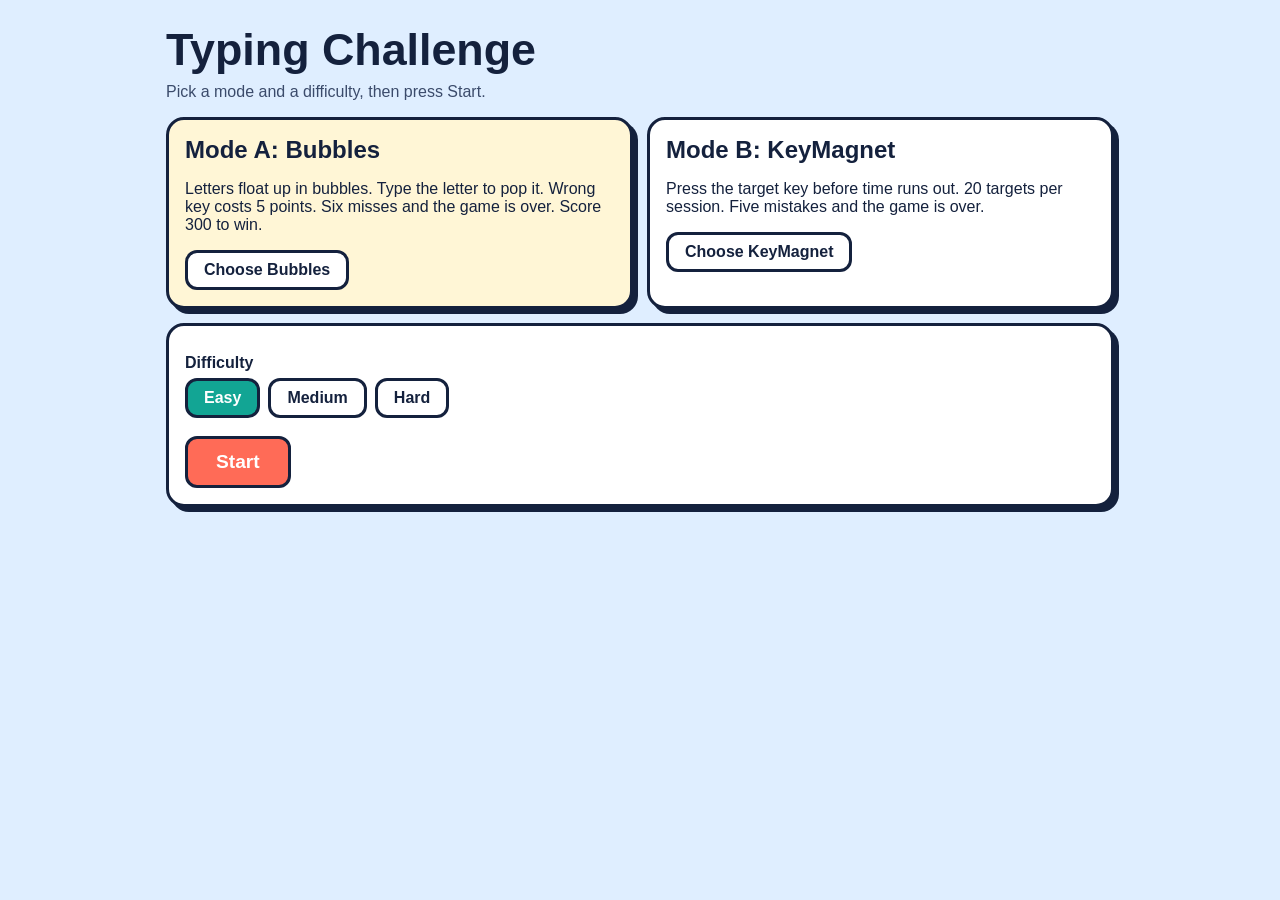
<file: lab mid/index.html>
<!DOCTYPE html>
<html lang="en">
<head>
<meta charset="UTF-8">
<meta name="viewport" content="width=device-width, initial-scale=1">
<title>Typing Challenge Game</title>
<link rel="stylesheet" href="style.css">
</head>
<body>
<main>
<!-- HOME -->
<section id="home">
  <h1>Typing Challenge</h1>
  <p class="sub">Pick a mode and a difficulty, then press Start.</p>
  <div class="modes">
    <div class="card sel" id="cardA" data-mode="A">
      <h2>Mode A: Bubbles</h2>
      <p>Letters float up in bubbles. Type the letter to pop it. Wrong key costs 5 points. Six misses and the game is over. Score 300 to win.</p>
      <button class="btn" data-pick="A">Choose Bubbles</button>
    </div>
    <div class="card" id="cardB" data-mode="B">
      <h2>Mode B: KeyMagnet</h2>
      <p>Press the target key before time runs out. 20 targets per session. Five mistakes and the game is over.</p>
      <button class="btn" data-pick="B">Choose KeyMagnet</button>
    </div>
  </div>
  <div class="card" style="margin-top:14px">
    <label>Difficulty</label>
    <div class="opts" id="diffOpts">
      <button data-d="Easy" class="on">Easy</button><button data-d="Medium">Medium</button><button data-d="Hard">Hard</button>
    </div>
    <div id="keysetBox" class="hidden">
      <label>Key set (KeyMagnet)</label>
      <div class="opts" id="setOpts">
        <button data-s="home" class="on">Home row (A S D F J K L)</button><button data-s="top">Top row</button><button data-s="bottom">Bottom row</button><button data-s="all">All letters</button>
      </div>
    </div>
    <button class="btn go" id="startBtn">Start</button>
  </div>
</section>

<!-- GAME -->
<section id="game" class="hidden">
  <div class="hud" id="hud"></div>
  <div class="ctrl">
    <button class="btn" id="pauseBtn">Pause</button>
    <button class="btn" id="restartBtn">Restart</button>
    <button class="btn" id="resetBtn">Reset</button>
  </div>
  <div id="arena"></div>
  <div id="bTarget">
    <div id="kbtarget">?</div>
    <div class="bar"><i id="timeBar"></i></div>
  </div>
  <div id="msg"></div>
  <div id="kb" aria-label="On-screen keyboard"></div>
</section>

<!-- RESULTS -->
<section id="results" class="hidden">
  <h1 id="rTitle"></h1>
  <table id="rTable"></table>
  <div class="ctrl">
    <button class="btn go" id="againBtn">Play again</button>
    <button class="btn" id="homeBtn">Home screen</button>
  </div>
</section>
</main>

<script src="script.js"></script>
</body>
</html>
</file>
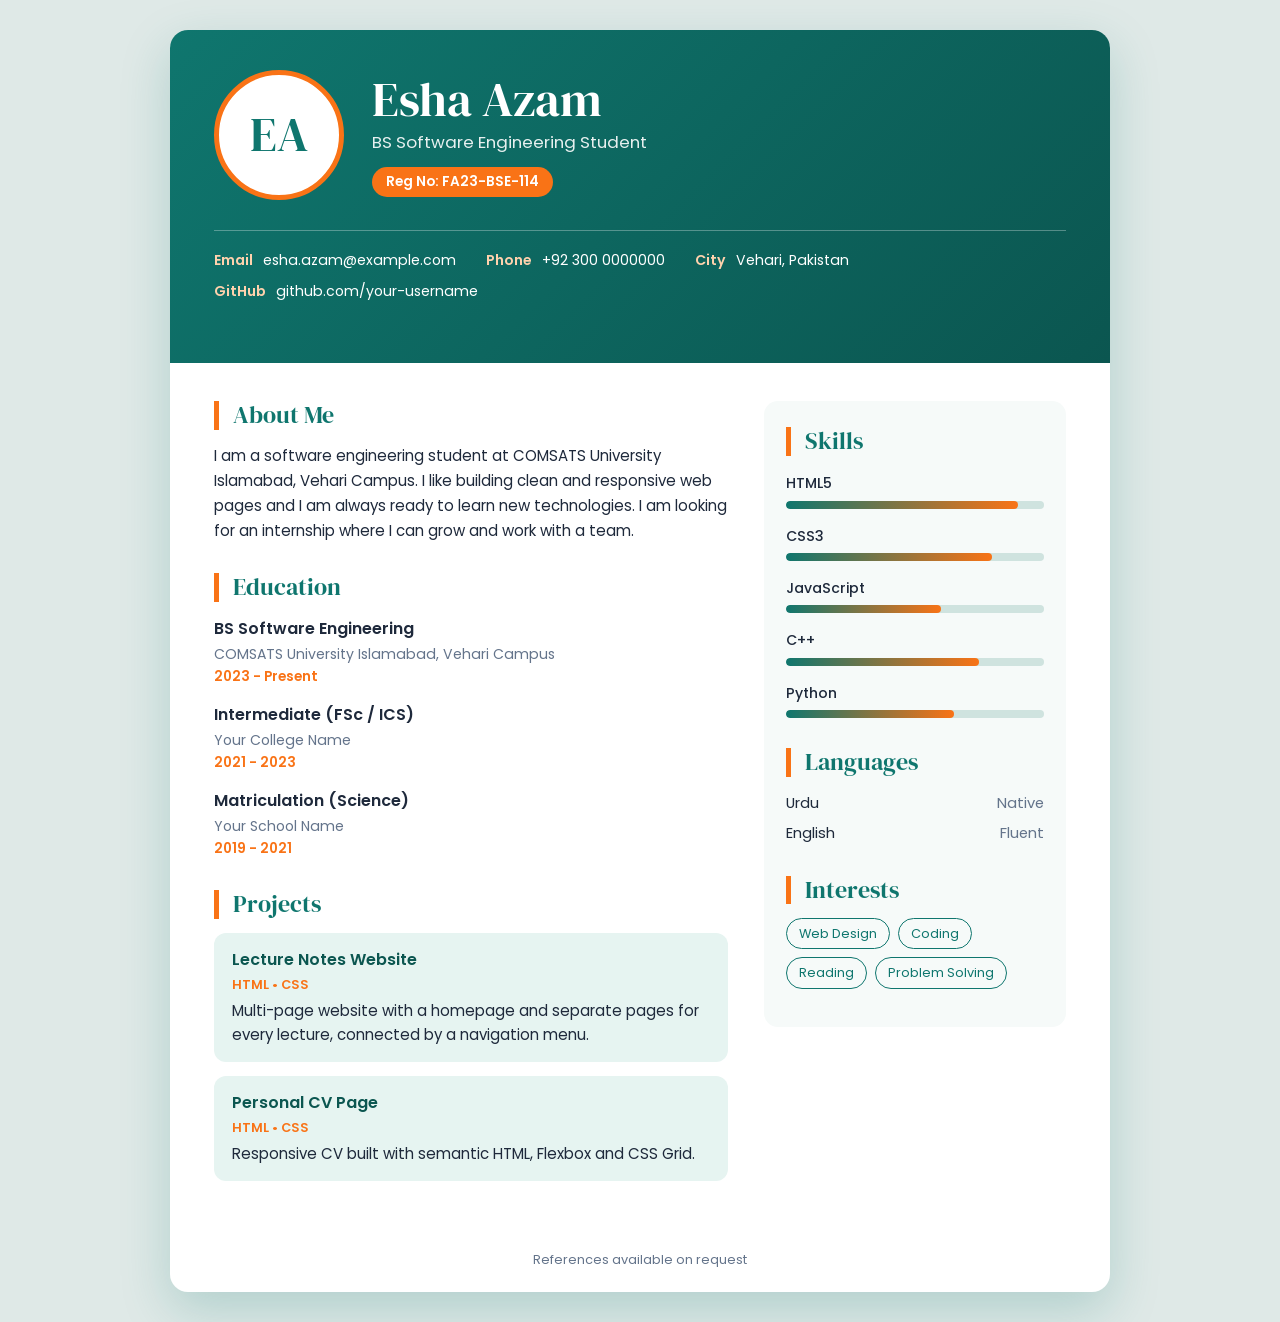
<file: web assignment esha/index.html>
<!DOCTYPE html>
<html lang="en">
<head>
  <meta charset="UTF-8">
  <meta name="viewport" content="width=device-width, initial-scale=1">
  <title>Esha Azam | CV</title>
  <link rel="preconnect" href="https://fonts.googleapis.com">
  <link rel="preconnect" href="https://fonts.gstatic.com" crossorigin>
  <link href="https://fonts.googleapis.com/css2?family=Poppins:wght@400;500;600;700&family=DM+Serif+Display&display=swap" rel="stylesheet">
  <link rel="stylesheet" href="style.css">
</head>
<body>
  <div class="sheet">

    <!-- ===== BANNER ===== -->
    <header class="banner">
      <div class="photo">EA</div>
      <div class="intro">
        <h1>Esha Azam</h1>
        <p class="role">BS Software Engineering Student</p>
        <span class="badge">Reg No: FA23-BSE-114</span>
      </div>
      <ul class="contact">
        <li><b>Email</b> esha.azam@example.com</li>
        <li><b>Phone</b> +92 300 0000000</li>
        <li><b>City</b> Vehari, Pakistan</li>
        <li><b>GitHub</b> github.com/your-username</li>
      </ul>
    </header>

    <!-- ===== BODY ===== -->
    <div class="body">

      <!-- Left column -->
      <div class="col-left">

        <section>
          <h2>About Me</h2>
          <p>
            I am a software engineering student at COMSATS University Islamabad,
            Vehari Campus. I like building clean and responsive web pages and I am
            always ready to learn new technologies. I am looking for an internship
            where I can grow and work with a team.
          </p>
        </section>

        <section>
          <h2>Education</h2>
          <div class="edu">
            <h3>BS Software Engineering</h3>
            <p class="meta">COMSATS University Islamabad, Vehari Campus</p>
            <p class="year">2023 - Present</p>
          </div>
          <div class="edu">
            <h3>Intermediate (FSc / ICS)</h3>
            <p class="meta">Your College Name</p>
            <p class="year">2021 - 2023</p>
          </div>
          <div class="edu">
            <h3>Matriculation (Science)</h3>
            <p class="meta">Your School Name</p>
            <p class="year">2019 - 2021</p>
          </div>
        </section>

        <section>
          <h2>Projects</h2>
          <div class="project">
            <h3>Lecture Notes Website</h3>
            <p class="tech">HTML &bull; CSS</p>
            <p>Multi-page website with a homepage and separate pages for every lecture, connected by a navigation menu.</p>
          </div>
          <div class="project">
            <h3>Personal CV Page</h3>
            <p class="tech">HTML &bull; CSS</p>
            <p>Responsive CV built with semantic HTML, Flexbox and CSS Grid.</p>
          </div>
        </section>

      </div>

      <!-- Right column -->
      <aside class="col-right">

        <section>
          <h2>Skills</h2>
          <div class="skill">
            <span>HTML5</span>
            <div class="bar"><div style="width: 90%"></div></div>
          </div>
          <div class="skill">
            <span>CSS3</span>
            <div class="bar"><div style="width: 80%"></div></div>
          </div>
          <div class="skill">
            <span>JavaScript</span>
            <div class="bar"><div style="width: 60%"></div></div>
          </div>
          <div class="skill">
            <span>C++</span>
            <div class="bar"><div style="width: 75%"></div></div>
          </div>
          <div class="skill">
            <span>Python</span>
            <div class="bar"><div style="width: 65%"></div></div>
          </div>
        </section>

        <section>
          <h2>Languages</h2>
          <ul class="plain">
            <li>Urdu <span>Native</span></li>
            <li>English <span>Fluent</span></li>
          </ul>
        </section>

        <section>
          <h2>Interests</h2>
          <div class="tags">
            <span>Web Design</span>
            <span>Coding</span>
            <span>Reading</span>
            <span>Problem Solving</span>
          </div>
        </section>

      </aside>
    </div>

    <footer class="foot">References available on request</footer>
  </div>
</body>
</html>
</file>
<file: lab mid/style.css>
:root{--bg:#dfeeff;--ink:#14213d;--card:#ffffff;--teal:#12a594;--coral:#ff6b57;--sun:#ffc93c;--line:#b9d3f2}
*{box-sizing:border-box}
body{margin:0;min-height:100vh;background:var(--bg);color:var(--ink);font-family:"Trebuchet MS",Verdana,sans-serif}
main{max-width:980px;margin:0 auto;padding:16px}
h1{font-size:clamp(1.8rem,5vw,2.8rem);margin:8px 0}
.hidden{display:none!important}
.sub{margin:0 0 16px;color:#3b4b6b}
.modes{display:grid;grid-template-columns:repeat(auto-fit,minmax(260px,1fr));gap:14px}
.card{background:var(--card);border:3px solid var(--ink);border-radius:18px;padding:16px;box-shadow:5px 5px 0 var(--ink)}
.card h2{margin:0 0 6px}
.card.sel{background:#fff6d6}
label{font-weight:bold;display:block;margin:12px 0 6px}
.opts{display:flex;flex-wrap:wrap;gap:8px}
.opts button,.btn{font:inherit;font-weight:bold;border:3px solid var(--ink);background:#fff;color:var(--ink);border-radius:12px;padding:8px 16px;cursor:pointer}
.opts button.on{background:var(--teal);color:#fff}
.btn.go{background:var(--coral);color:#fff;font-size:1.2rem;padding:12px 28px;margin-top:18px}
.btn:focus-visible,.opts button:focus-visible{outline:4px solid var(--sun);outline-offset:2px}
.hud{display:flex;flex-wrap:wrap;gap:8px;margin:8px 0}
.hud div{flex:1 1 90px;background:#fff;border:3px solid var(--ink);border-radius:12px;padding:6px 10px;text-align:center}
.hud b{display:block;font-size:1.3rem}
.ctrl{display:flex;flex-wrap:wrap;gap:8px;margin:8px 0}
#arena{position:relative;height:min(52vh,420px);background:linear-gradient(#bfe0ff,#eaf5ff);border:3px solid var(--ink);border-radius:18px;overflow:hidden}
#arena.bad,#kbtarget.bad{animation:shake .25s}
#arena.good{box-shadow:inset 0 0 0 6px var(--teal)}
#arena.bad{box-shadow:inset 0 0 0 6px var(--coral)}
@keyframes shake{25%{transform:translateX(-6px)}75%{transform:translateX(6px)}}
.bubble{position:absolute;left:0;top:0;width:54px;height:54px;border-radius:50%;display:grid;place-items:center;font-weight:bold;font-size:1.5rem;color:#fff;border:3px solid var(--ink);will-change:transform}
.bubble.pop{opacity:0;transition:opacity .15s}
#bTarget{display:none;text-align:center}
#kbtarget{font-size:clamp(4rem,18vw,7rem);font-weight:bold;width:min(60vw,200px);aspect-ratio:1;margin:8px auto;border:4px solid var(--ink);border-radius:24px;background:var(--sun);display:grid;place-items:center}
#kbtarget.bad{background:var(--coral);color:#fff}
#kbtarget.good{background:var(--teal);color:#fff}
.bar{height:12px;background:#fff;border:3px solid var(--ink);border-radius:8px;overflow:hidden;max-width:420px;margin:0 auto}
.bar i{display:block;height:100%;width:100%;background:var(--coral)}
#kb{margin-top:12px;display:flex;flex-direction:column;gap:6px;align-items:center}
.row{display:flex;gap:5px}
.key{font:inherit;font-weight:bold;width:clamp(26px,8.2vw,48px);height:clamp(34px,10vw,48px);border:2px solid var(--ink);border-radius:8px;background:#fff;color:var(--ink);cursor:pointer;padding:0}
.key.hint{background:var(--sun)}
.key.ok{background:var(--teal);color:#fff}
.key.no{background:var(--coral);color:#fff}
#msg{min-height:1.6em;font-weight:bold;text-align:center;margin:6px 0}
table{width:100%;border-collapse:collapse;background:#fff;border:3px solid var(--ink)}
td{padding:8px 12px;border-bottom:1px solid var(--line)}
td:last-child{font-weight:bold;text-align:right}
#rTitle{font-size:clamp(1.6rem,6vw,2.4rem)}
@media (prefers-reduced-motion:reduce){*{animation:none!important;transition:none!important}}
</file>
<file: web assignment esha/style.css>
:root {
  --teal: #0f766e;
  --teal-dark: #0b5650;
  --mint: #e6f4f1;
  --orange: #f97316;
  --text: #1e293b;
  --muted: #64748b;
  --bg: #dfe9e7;
  --heading: "DM Serif Display", Georgia, serif;
  --body: "Poppins", "Segoe UI", Arial, sans-serif;
}

* { box-sizing: border-box; margin: 0; padding: 0; }

body {
  font-family: var(--body);
  color: var(--text);
  background: var(--bg);
  line-height: 1.65;
  padding: 30px 14px;
}

.sheet {
  max-width: 940px;
  margin: 0 auto;
  background: #fff;
  border-radius: 18px;
  overflow: hidden;
  box-shadow: 0 18px 50px rgba(15, 118, 110, .22);
}

/* ---------- Banner ---------- */
.banner {
  background: linear-gradient(135deg, var(--teal) 0%, var(--teal-dark) 100%);
  color: #fff;
  padding: 40px 44px 60px;
  display: grid;
  grid-template-columns: auto 1fr;
  gap: 8px 28px;
  align-items: center;
  position: relative;
}

.photo {
  width: 130px;
  height: 130px;
  border-radius: 50%;
  background: #fff;
  color: var(--teal);
  font-family: var(--heading);
  font-size: 3rem;
  display: grid;
  place-items: center;
  border: 5px solid var(--orange);
  overflow: hidden;
}
.photo img { width: 100%; height: 100%; object-fit: cover; }

.intro h1 {
  font-family: var(--heading);
  font-size: 3rem;
  font-weight: 400;
  line-height: 1.1;
}
.role { font-size: 1.05rem; opacity: .9; margin: 4px 0 10px; }
.badge {
  display: inline-block;
  background: var(--orange);
  color: #fff;
  font-weight: 600;
  font-size: .85rem;
  padding: 4px 14px;
  border-radius: 999px;
}

.contact {
  grid-column: 1 / -1;
  list-style: none;
  display: flex;
  flex-wrap: wrap;
  gap: 8px 30px;
  margin-top: 22px;
  padding-top: 18px;
  border-top: 1px solid rgba(255, 255, 255, .3);
  font-size: .88rem;
}
.contact b { color: #ffd2ad; font-weight: 600; margin-right: 6px; }

/* ---------- Body layout ---------- */
.body {
  display: grid;
  grid-template-columns: 1.7fr 1fr;
  gap: 36px;
  padding: 38px 44px 24px;
}

section { margin-bottom: 30px; }

section h2 {
  font-family: var(--heading);
  font-weight: 400;
  font-size: 1.5rem;
  color: var(--teal);
  margin-bottom: 14px;
  padding-left: 14px;
  border-left: 5px solid var(--orange);
  line-height: 1.2;
}

p { font-size: .94rem; }

/* Education */
.edu { margin-bottom: 14px; }
.edu h3 { font-size: 1rem; font-weight: 600; }
.edu .meta { color: var(--muted); font-size: .88rem; }
.edu .year { color: var(--orange); font-weight: 600; font-size: .85rem; }

/* Projects */
.project {
  background: var(--mint);
  border-radius: 12px;
  padding: 14px 18px;
  margin-bottom: 14px;
  transition: transform .2s, box-shadow .2s;
}
.project:hover {
  transform: translateY(-3px);
  box-shadow: 0 8px 18px rgba(15, 118, 110, .18);
}
.project h3 { font-size: 1rem; font-weight: 600; color: var(--teal-dark); }
.project .tech { font-size: .8rem; color: var(--orange); font-weight: 600; margin-bottom: 4px; }

/* Right column */
.col-right {
  background: #f6faf9;
  border-radius: 14px;
  padding: 26px 22px 8px;
  align-self: start;
}

.skill { margin-bottom: 14px; }
.skill span { font-size: .88rem; font-weight: 500; }
.bar {
  height: 8px;
  background: #cfe3df;
  border-radius: 99px;
  margin-top: 4px;
  overflow: hidden;
}
.bar div {
  height: 100%;
  background: linear-gradient(90deg, var(--teal), var(--orange));
  border-radius: 99px;
}

.plain { list-style: none; font-size: .92rem; }
.plain li { display: flex; justify-content: space-between; margin-bottom: 6px; }
.plain span { color: var(--muted); }

.tags { display: flex; flex-wrap: wrap; gap: 8px; }
.tags span {
  font-size: .8rem;
  padding: 4px 12px;
  border: 1.5px solid var(--teal);
  color: var(--teal);
  border-radius: 999px;
  transition: background .2s, color .2s;
}
.tags span:hover { background: var(--teal); color: #fff; }

.foot {
  text-align: center;
  font-size: .8rem;
  color: var(--muted);
  padding: 14px 0 22px;
}

/* ---------- Mobile ---------- */
@media (max-width: 760px) {
  .banner { grid-template-columns: 1fr; justify-items: center; text-align: center; padding: 32px 22px 40px; }
  .intro h1 { font-size: 2.3rem; }
  .contact { justify-content: center; }
  .body { grid-template-columns: 1fr; padding: 28px 22px 10px; }
}

/* ---------- Print ---------- */
@media print {
  body { background: #fff; padding: 0; }
  .sheet { box-shadow: none; border-radius: 0; }
  .banner, .badge, .bar div, .project, .col-right {
    -webkit-print-color-adjust: exact;
    print-color-adjust: exact;
  }
}
</file>
